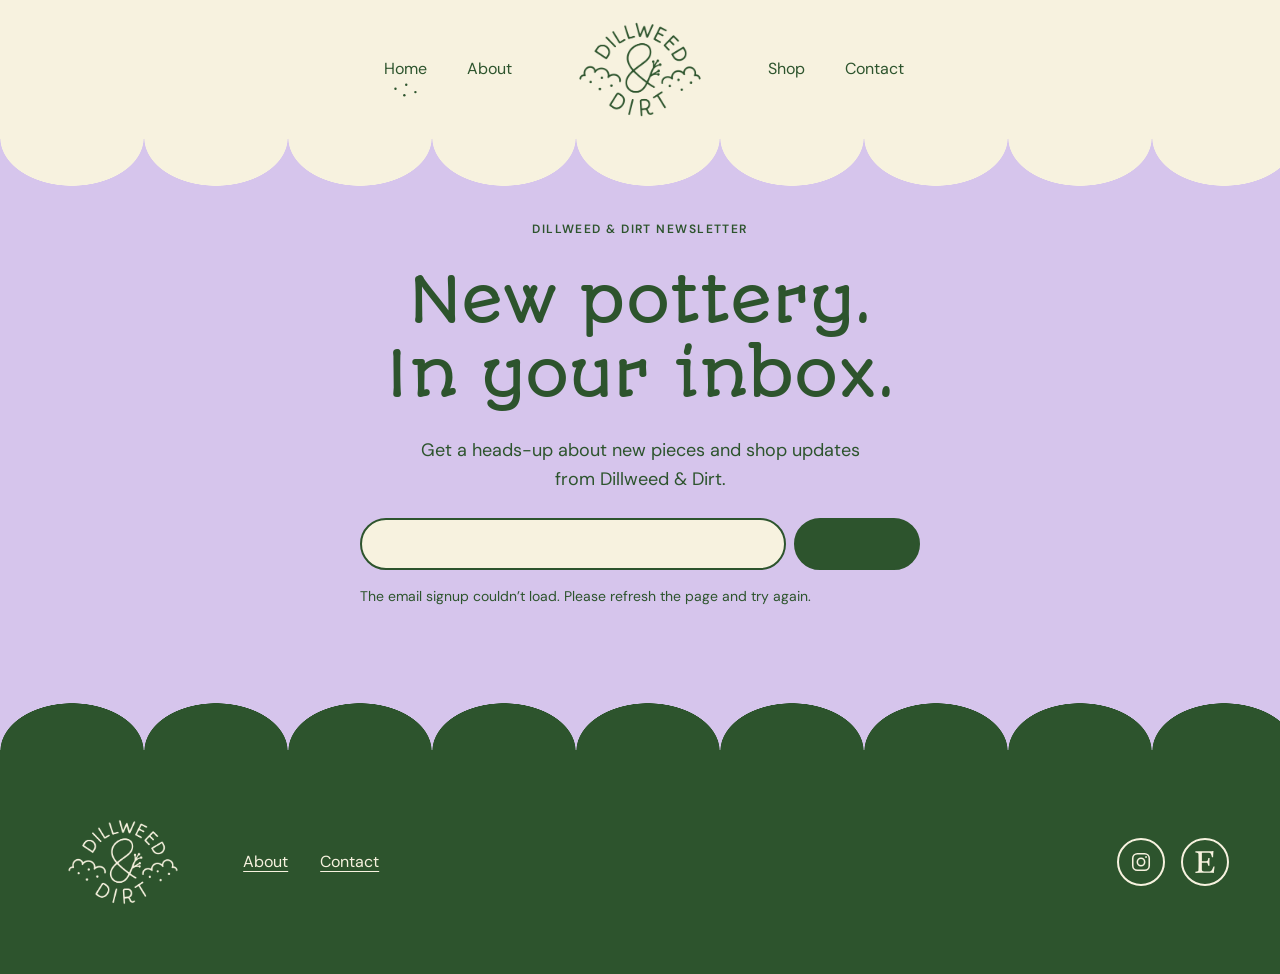
<file: index.html>
<!doctype html><html lang="en"><head><meta charset="utf-8"><meta name="robots" content="noindex, nofollow"><meta name="viewport" content="width=device-width,initial-scale=1"><meta name="description" content="Sign up for the Dillweed & Dirt newsletter for emails about new pottery and shop updates."><title>Pottery updates · Dillweed & Dirt</title><link rel="stylesheet" href="assets/site.css?v=newsletter-skeleton-v1"><script src="assets/klaviyo-init.js?v=newsletter-skeleton-v1"></script><script id="klaviyo-onsite" async type="text/javascript" src="https://static.klaviyo.com/onsite/js/VfNGDm/klaviyo.js?company_id=VfNGDm"></script></head><body><a class="skip" href="#main">Skip to content</a><div class="shell"><header><nav class="site-nav" aria-label="Main navigation"><div class="nav-group"><a href="index.html" aria-current="page">Home</a><a href="maker.html">About</a></div><a class="brand-logo" href="index.html"><img src="assets/dillweedlogos_2.png" alt="Dillweed & Dirt — home" width="800" height="533"></a><div class="nav-group"><a href="shop.html">Shop</a><a href="contact.html">Contact</a></div></nav></header><main id="main"><section class="home-hero home-signup" id="newsletter" aria-labelledby="hero-title"><p class="eyebrow">Dillweed & Dirt newsletter</p><h1 id="hero-title">New pottery.<br>In your inbox.</h1><p class="hero-description">Get a heads-up about new pieces and shop updates from Dillweed & Dirt.</p><div class="newsletter-embed" aria-busy="true"><div class="newsletter-skeleton" aria-hidden="true"><span class="newsletter-skeleton-email"></span><span class="newsletter-skeleton-button">Subscribe</span></div><div class="klaviyo-form-VphHay" inert></div><p class="newsletter-load-status newsletter-sr-only" role="status">Loading email signup…</p><noscript><p>Enable JavaScript to sign up for emails.</p></noscript></div></section></main><footer class="scallop-footer footer-compact"><div class="footer-side"><a href="index.html" class="brand-logo"><img src="assets/dillweedlogos_2.png" alt="Dillweed & Dirt — home" width="800" height="533" loading="lazy"></a><div class="footer-links"><a href="maker.html">About</a><a href="contact.html">Contact</a></div><div class="footer-socials" aria-label="Find Dillweed & Dirt"><a class="social-link" href="https://www.instagram.com/dillweedanddirt/" aria-label="Dillweed & Dirt on Instagram" title="Follow on Instagram"><svg viewBox="0 0 24 24" aria-hidden="true" focusable="false" fill="none" stroke="currentColor" stroke-width="1.7"><rect x="3" y="3" width="18" height="18" rx="5"></rect><circle cx="12" cy="12" r="4"></circle><circle cx="17.5" cy="6.5" r="1" fill="currentColor" stroke="none"></circle></svg></a><a class="social-link" href="https://www.etsy.com/shop/DillweedandDirt" aria-label="Dillweed & Dirt on Etsy" title="Shop on Etsy"><svg viewBox="0 0 24 24" aria-hidden="true" focusable="false" fill="currentColor"><path d="M8.559 2.445c0-.325.033-.52.59-.52h7.465c1.3 0 2.02 1.11 2.54 3.193l.42 1.666h1.27c.23-4.728.43-6.784.43-6.784s-3.196.36-5.09.36H6.635L1.521.196v1.37l1.725.326c1.21.24 1.5.496 1.6 1.606 0 0 .11 3.27.11 8.64 0 5.385-.09 8.61-.09 8.61 0 .973-.39 1.333-1.59 1.573l-1.722.33V24l5.13-.165h8.55c1.935 0 6.39.165 6.39.165.105-1.17.75-6.48.855-7.064h-1.2l-1.284 2.91c-1.005 2.28-2.476 2.445-4.11 2.445h-4.906c-1.63 0-2.415-.64-2.415-2.05V12.8s3.62 0 4.79.096c.912.064 1.463.325 1.76 1.598l.39 1.695h1.41l-.09-4.278.192-4.305h-1.391l-.45 1.89c-.283 1.244-.48 1.47-1.754 1.6-1.666.17-4.815.14-4.815.14V2.45h-.05z"/></svg></a></div></div></footer></div></body></html>
</file>
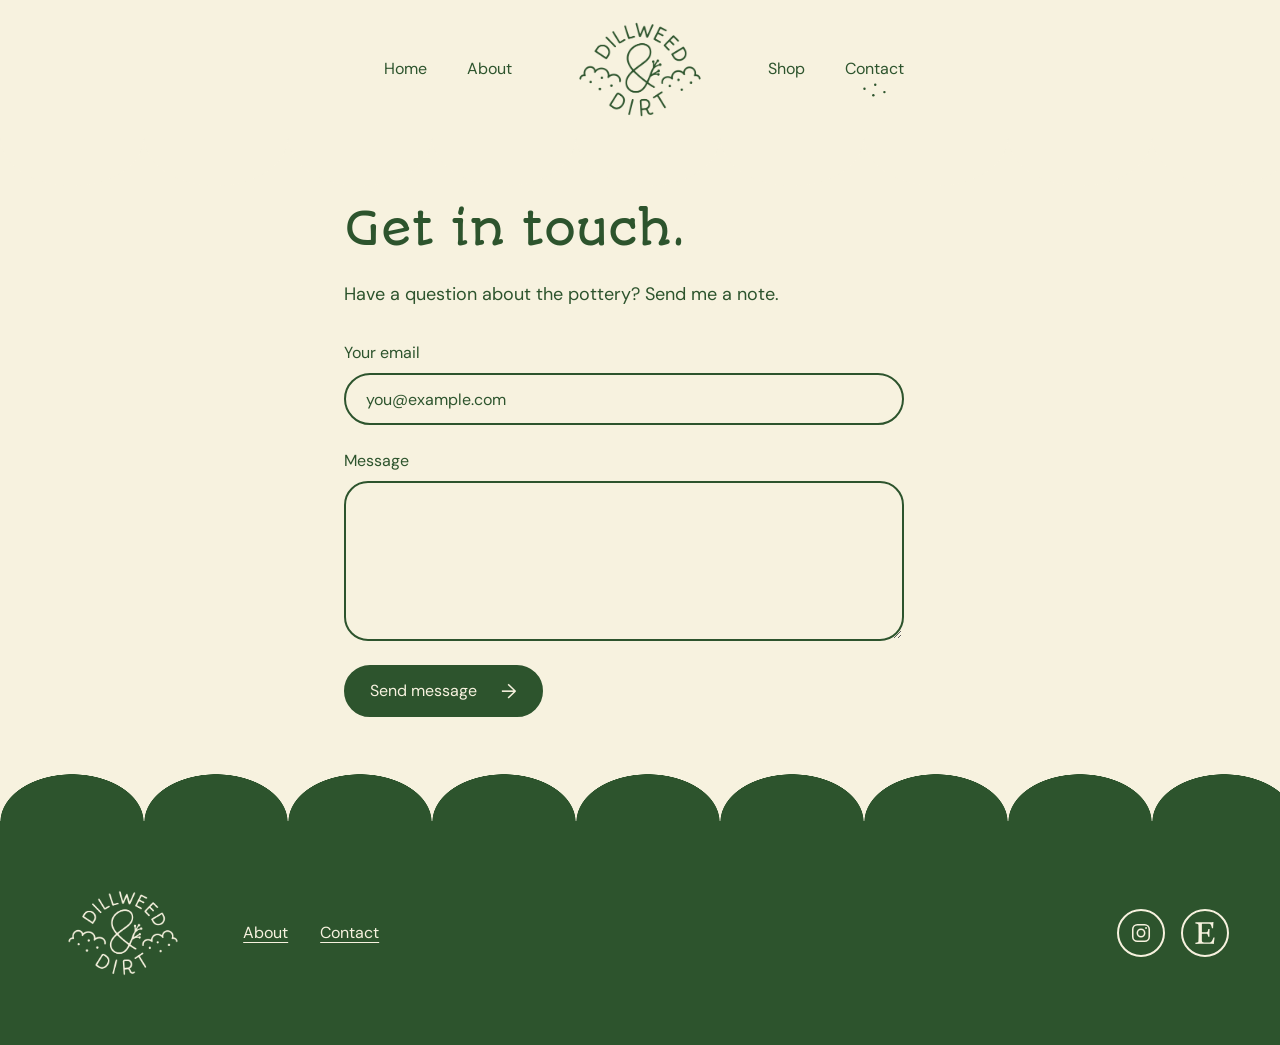
<file: contact.html>
<!doctype html><html lang="en"><head><meta charset="utf-8"><meta name="robots" content="noindex, nofollow"><meta name="viewport" content="width=device-width,initial-scale=1"><meta name="description" content="Send Erica a message about Dillweed & Dirt pottery."><title>Contact · Dillweed & Dirt</title><link rel="stylesheet" href="assets/site.css?v=bio-balance-contact-v1"></head><body><a class="skip" href="#main">Skip to content</a><div class="shell"><header><nav class="site-nav" aria-label="Main navigation"><div class="nav-group"><a href="index.html">Home</a><a href="maker.html">About</a></div><a class="brand-logo" href="index.html"><img src="assets/dillweedlogos_2.png" alt="Dillweed & Dirt — home" width="800" height="533"></a><div class="nav-group"><a href="shop.html">Shop</a><a href="contact.html" aria-current="page">Contact</a></div></nav></header><main id="main"><section class="contact-simple" aria-labelledby="contact-title"><h1 id="contact-title">Get in touch.</h1><p>Have a question about the pottery? Send me a note.</p><form class="contact-email-form" action="https://formsubmit.co/ericatmercer@gmail.com" method="POST"><input type="hidden" name="_subject" value="Dillweed & Dirt website message"><div hidden><input type="text" name="_honey" tabindex="-1" autocomplete="off" aria-label="Leave this field empty"></div><div class="contact-field"><label for="contact-email">Your email</label><input id="contact-email" name="email" type="email" autocomplete="email" inputmode="email" placeholder="you@example.com" maxlength="254" required></div><div class="contact-field"><label for="contact-message">Message</label><textarea id="contact-message" name="message" rows="5" maxlength="5000" required></textarea></div><button class="button" type="submit">Send message <span aria-hidden="true">→</span></button></form></section></main><footer class="scallop-footer footer-compact"><div class="footer-side"><a href="index.html" class="brand-logo"><img src="assets/dillweedlogos_2.png" alt="Dillweed & Dirt — home" width="800" height="533" loading="lazy"></a><div class="footer-links"><a href="maker.html">About</a><a href="contact.html">Contact</a></div><div class="footer-socials" aria-label="Find Dillweed & Dirt"><a class="social-link" href="https://www.instagram.com/dillweedanddirt/" aria-label="Dillweed & Dirt on Instagram" title="Follow on Instagram"><svg viewBox="0 0 24 24" aria-hidden="true" focusable="false" fill="none" stroke="currentColor" stroke-width="1.7"><rect x="3" y="3" width="18" height="18" rx="5"></rect><circle cx="12" cy="12" r="4"></circle><circle cx="17.5" cy="6.5" r="1" fill="currentColor" stroke="none"></circle></svg></a><a class="social-link" href="https://www.etsy.com/shop/DillweedandDirt" aria-label="Dillweed & Dirt on Etsy" title="Shop on Etsy"><svg viewBox="0 0 24 24" aria-hidden="true" focusable="false" fill="currentColor"><path d="M8.559 2.445c0-.325.033-.52.59-.52h7.465c1.3 0 2.02 1.11 2.54 3.193l.42 1.666h1.27c.23-4.728.43-6.784.43-6.784s-3.196.36-5.09.36H6.635L1.521.196v1.37l1.725.326c1.21.24 1.5.496 1.6 1.606 0 0 .11 3.27.11 8.64 0 5.385-.09 8.61-.09 8.61 0 .973-.39 1.333-1.59 1.573l-1.722.33V24l5.13-.165h8.55c1.935 0 6.39.165 6.39.165.105-1.17.75-6.48.855-7.064h-1.2l-1.284 2.91c-1.005 2.28-2.476 2.445-4.11 2.445h-4.906c-1.63 0-2.415-.64-2.415-2.05V12.8s3.62 0 4.79.096c.912.064 1.463.325 1.76 1.598l.39 1.695h1.41l-.09-4.278.192-4.305h-1.391l-.45 1.89c-.283 1.244-.48 1.47-1.754 1.6-1.666.17-4.815.14-4.815.14V2.45h-.05z"/></svg></a></div></div></footer></div></body></html>
</file>
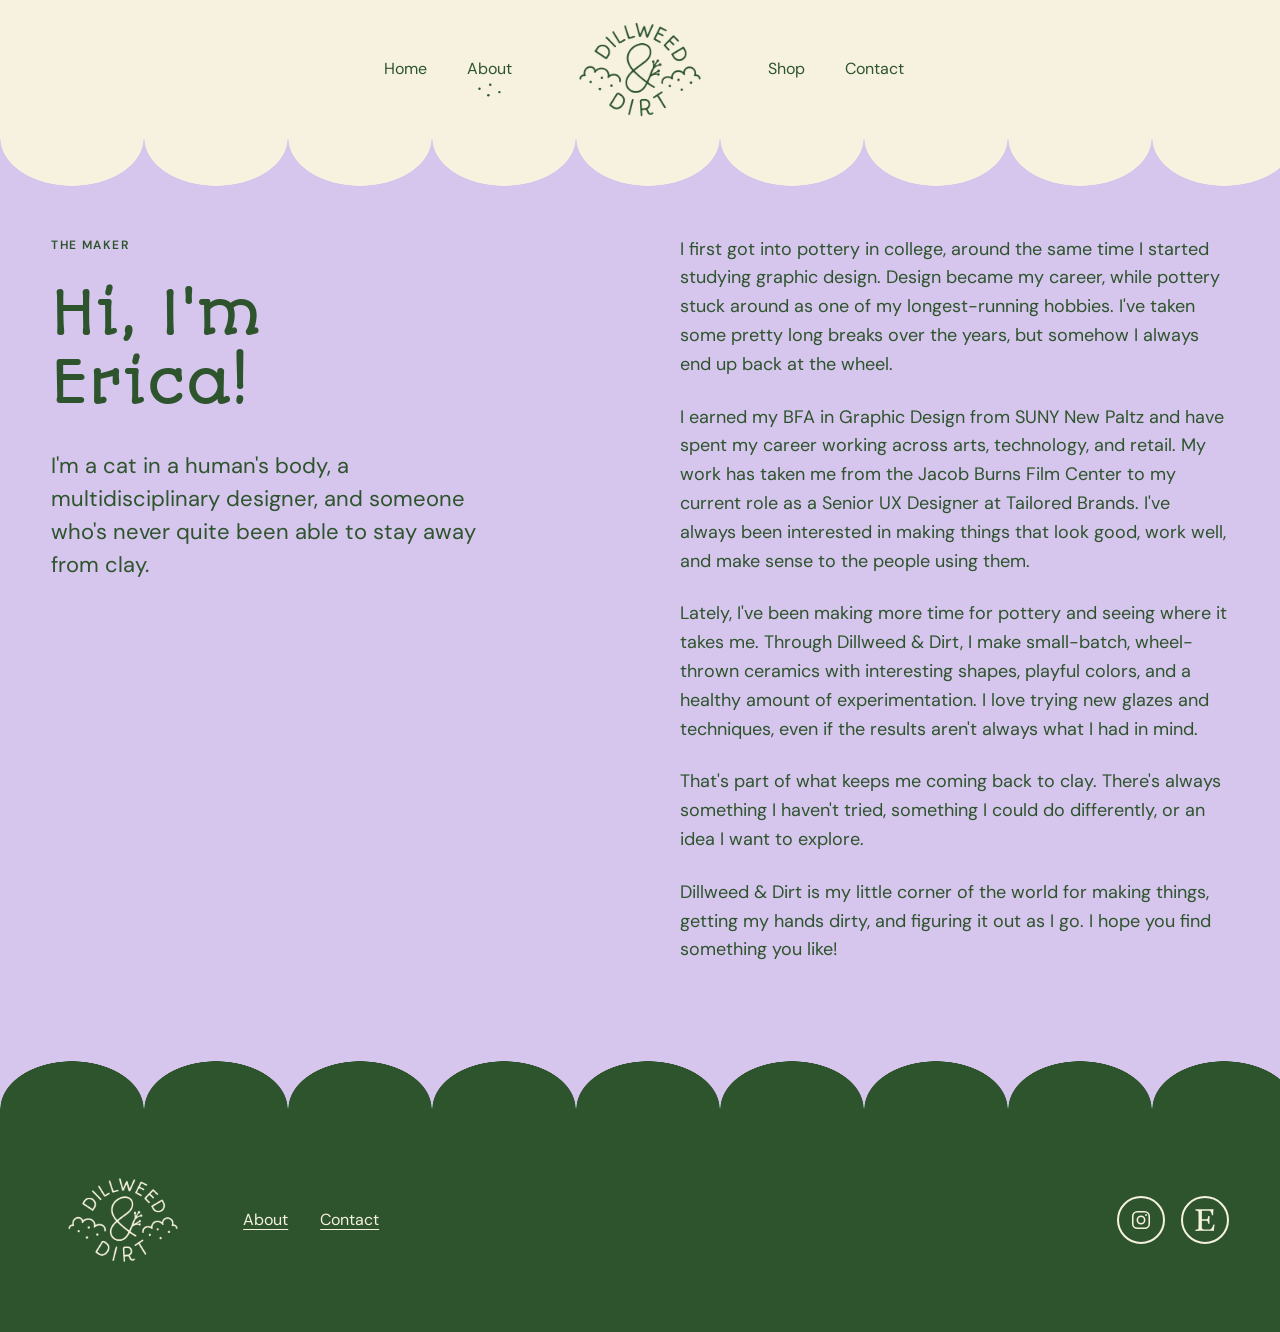
<file: maker.html>
<!doctype html><html lang="en"><head><meta charset="utf-8"><meta name="robots" content="noindex, nofollow"><meta name="viewport" content="width=device-width,initial-scale=1"><meta name="description" content="Meet Erica, the designer and potter behind Dillweed & Dirt’s small-batch, wheel-thrown ceramics."><title>Meet Erica · Dillweed & Dirt</title><link rel="stylesheet" href="assets/site.css?v=bio-balance-contact-v1"></head><body><a class="skip" href="#main">Skip to content</a><div class="shell"><header><nav class="site-nav" aria-label="Main navigation"><div class="nav-group"><a href="index.html">Home</a><a href="maker.html" aria-current="page">About</a></div><a class="brand-logo" href="index.html"><img src="assets/dillweedlogos_2.png" alt="Dillweed & Dirt — home" width="800" height="533"></a><div class="nav-group"><a href="shop.html">Shop</a><a href="contact.html">Contact</a></div></nav></header><main id="main"><section class="maker-intro" aria-labelledby="maker-title"><div class="maker-layout"><div class="maker-heading"><p class="eyebrow">The maker</p><h1 id="maker-title">Hi, I'm<br>Erica!</h1><p class="maker-lede" data-bio-paragraph>I'm a cat in a human's body, a multidisciplinary designer, and someone who's never quite been able to stay away from clay.</p></div><div class="maker-story"><p data-bio-paragraph>I first got into pottery in college, around the same time I started studying graphic design. Design became my career, while pottery stuck around as one of my longest-running hobbies. I've taken some pretty long breaks over the years, but somehow I always end up back at the wheel.</p><p data-bio-paragraph>I earned my BFA in Graphic Design from SUNY New Paltz and have spent my career working across arts, technology, and retail. My work has taken me from the Jacob Burns Film Center to my current role as a Senior UX Designer at Tailored Brands. I've always been interested in making things that look good, work well, and make sense to the people using them.</p><p data-bio-paragraph>Lately, I've been making more time for pottery and seeing where it takes me. Through Dillweed &amp; Dirt, I make small-batch, wheel-thrown ceramics with interesting shapes, playful colors, and a healthy amount of experimentation. I love trying new glazes and techniques, even if the results aren't always what I had in mind.</p><p data-bio-paragraph>That's part of what keeps me coming back to clay. There's always something I haven't tried, something I could do differently, or an idea I want to explore.</p><p data-bio-paragraph>Dillweed &amp; Dirt is my little corner of the world for making things, getting my hands dirty, and figuring it out as I go. I hope you find something you like!</p></div></div></section></main><footer class="scallop-footer footer-compact"><div class="footer-side"><a href="index.html" class="brand-logo"><img src="assets/dillweedlogos_2.png" alt="Dillweed & Dirt — home" width="800" height="533" loading="lazy"></a><div class="footer-links"><a href="maker.html">About</a><a href="contact.html">Contact</a></div><div class="footer-socials" aria-label="Find Dillweed & Dirt"><a class="social-link" href="https://www.instagram.com/dillweedanddirt/" aria-label="Dillweed & Dirt on Instagram" title="Follow on Instagram"><svg viewBox="0 0 24 24" aria-hidden="true" focusable="false" fill="none" stroke="currentColor" stroke-width="1.7"><rect x="3" y="3" width="18" height="18" rx="5"></rect><circle cx="12" cy="12" r="4"></circle><circle cx="17.5" cy="6.5" r="1" fill="currentColor" stroke="none"></circle></svg></a><a class="social-link" href="https://www.etsy.com/shop/DillweedandDirt" aria-label="Dillweed & Dirt on Etsy" title="Shop on Etsy"><svg viewBox="0 0 24 24" aria-hidden="true" focusable="false" fill="currentColor"><path d="M8.559 2.445c0-.325.033-.52.59-.52h7.465c1.3 0 2.02 1.11 2.54 3.193l.42 1.666h1.27c.23-4.728.43-6.784.43-6.784s-3.196.36-5.09.36H6.635L1.521.196v1.37l1.725.326c1.21.24 1.5.496 1.6 1.606 0 0 .11 3.27.11 8.64 0 5.385-.09 8.61-.09 8.61 0 .973-.39 1.333-1.59 1.573l-1.722.33V24l5.13-.165h8.55c1.935 0 6.39.165 6.39.165.105-1.17.75-6.48.855-7.064h-1.2l-1.284 2.91c-1.005 2.28-2.476 2.445-4.11 2.445h-4.906c-1.63 0-2.415-.64-2.415-2.05V12.8s3.62 0 4.79.096c.912.064 1.463.325 1.76 1.598l.39 1.695h1.41l-.09-4.278.192-4.305h-1.391l-.45 1.89c-.283 1.244-.48 1.47-1.754 1.6-1.666.17-4.815.14-4.815.14V2.45h-.05z"/></svg></a></div></div></footer></div></body></html>
</file>
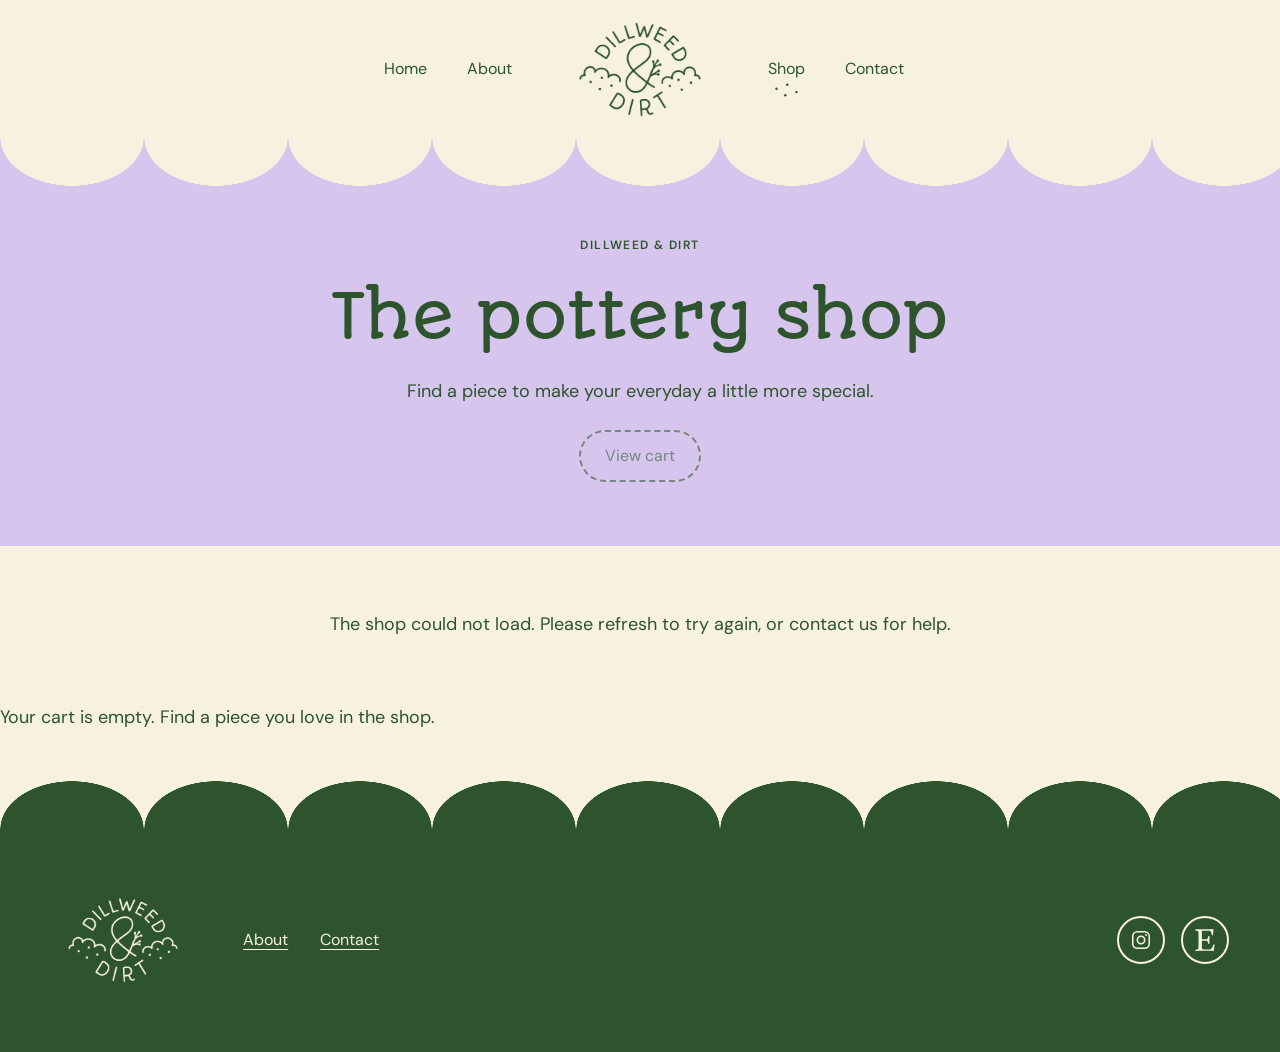
<file: shop.html>
<!doctype html><html lang="en"><head><meta charset="utf-8"><meta name="robots" content="noindex, nofollow"><meta name="viewport" content="width=device-width,initial-scale=1"><meta name="description" content="Shop pottery from Dillweed &amp; Dirt."><title>Shop pottery · Dillweed &amp; Dirt</title><link rel="stylesheet" href="assets/site.css?v=newsletter-skeleton-v1"><link rel="stylesheet" href="assets/shop.css"><script src="assets/shop.js" defer></script><script type="module" src="https://cdn.shopify.com/storefront/web-components.js" id="shopify-components"></script></head><body><a class="skip" href="#main">Skip to content</a><div class="shell"><header><nav class="site-nav" aria-label="Main navigation"><div class="nav-group"><a href="index.html">Home</a><a href="maker.html">About</a></div><a class="brand-logo" href="index.html"><img src="assets/dillweedlogos_2.png" alt="Dillweed & Dirt — home" width="800" height="533"></a><div class="nav-group"><a href="shop.html" aria-current="page">Shop</a><a href="contact.html">Contact</a></div></nav></header><main id="main" class="shop-main">
<section class="shop-heading" aria-labelledby="shop-title"><p class="eyebrow">Dillweed &amp; Dirt</p><h1 id="shop-title">The pottery shop</h1><p>Find a piece to make your everyday a little more special.</p><button class="button" id="open-cart" disabled>View cart</button></section>
<shopify-store store-domain="https://8cy7mc-3v.myshopify.com" country="US" language="en"></shopify-store>
<section class="shop-catalog" aria-label="Pottery collection">
<p id="shop-status" role="status">Loading the shop…</p>
<shopify-list-context id="products" type="product" query="products" first="12" sort-key="CREATED_AT" reverse-order>
<template><article class="shop-card">
<shopify-media query="product.selectedOrFirstAvailableVariant.image" width="600" height="600"></shopify-media>
<h2><shopify-data query="product.title"></shopify-data></h2>
<shopify-money query="product.selectedOrFirstAvailableVariant.price"></shopify-money>
<div class="shop-description"><shopify-data query="product.description"></shopify-data></div>
<shopify-variant-selector></shopify-variant-selector>
<button class="button" onclick="document.getElementById('cart').addLine(event).showModal()" shopify-attr--disabled="!product.selectedOrFirstAvailableVariant.availableForSale"><shopify-data query="product.selectedOrFirstAvailableVariant.availableForSale ? 'Add to cart' : 'Sold out'"></shopify-data></button>
</article></template>
</shopify-list-context>
<nav class="shop-pagination" aria-label="Shop pages" hidden><button class="button secondary" id="previous-page" disabled>Previous</button><button class="button secondary" id="next-page" disabled>Next</button></nav>
<noscript><p>Enable JavaScript to browse the shop and use the cart. You can <a href="contact.html">contact us</a> for help.</p></noscript>
</section>
<shopify-cart id="cart"><p slot="empty">Your cart is empty. Find a piece you love in the shop.</p></shopify-cart>
</main><footer class="scallop-footer footer-compact"><div class="footer-side"><a href="index.html" class="brand-logo"><img src="assets/dillweedlogos_2.png" alt="Dillweed & Dirt — home" width="800" height="533" loading="lazy"></a><div class="footer-links"><a href="maker.html">About</a><a href="contact.html">Contact</a></div><div class="footer-socials" aria-label="Find Dillweed & Dirt"><a class="social-link" href="https://www.instagram.com/dillweedanddirt/" aria-label="Dillweed & Dirt on Instagram" title="Follow on Instagram"><svg viewBox="0 0 24 24" aria-hidden="true" focusable="false" fill="none" stroke="currentColor" stroke-width="1.7"><rect x="3" y="3" width="18" height="18" rx="5"></rect><circle cx="12" cy="12" r="4"></circle><circle cx="17.5" cy="6.5" r="1" fill="currentColor" stroke="none"></circle></svg></a><a class="social-link" href="https://www.etsy.com/shop/DillweedandDirt" aria-label="Dillweed & Dirt on Etsy" title="Shop on Etsy"><svg viewBox="0 0 24 24" aria-hidden="true" focusable="false" fill="currentColor"><path d="M8.559 2.445c0-.325.033-.52.59-.52h7.465c1.3 0 2.02 1.11 2.54 3.193l.42 1.666h1.27c.23-4.728.43-6.784.43-6.784s-3.196.36-5.09.36H6.635L1.521.196v1.37l1.725.326c1.21.24 1.5.496 1.6 1.606 0 0 .11 3.27.11 8.64 0 5.385-.09 8.61-.09 8.61 0 .973-.39 1.333-1.59 1.573l-1.722.33V24l5.13-.165h8.55c1.935 0 6.39.165 6.39.165.105-1.17.75-6.48.855-7.064h-1.2l-1.284 2.91c-1.005 2.28-2.476 2.445-4.11 2.445h-4.906c-1.63 0-2.415-.64-2.415-2.05V12.8s3.62 0 4.79.096c.912.064 1.463.325 1.76 1.598l.39 1.695h1.41l-.09-4.278.192-4.305h-1.391l-.45 1.89c-.283 1.244-.48 1.47-1.754 1.6-1.666.17-4.815.14-4.815.14V2.45h-.05z"/></svg></a></div></div></footer></div></body></html>
</file>
<file: assets/site.css>
@import url('tokens.css?v=eyebrow-v1');
:root{--ink:#191f1a;--dill:#2d542d;--dill-dark:#203d20;--lilac:#d6c5ec;--paper:#f7f2df;--text:var(--dill);--action:var(--dill);--action-hover:var(--dill-dark);--focus:var(--dill);--line:1px solid var(--dill);--display-size:clamp(2.5rem,1.5rem + 3vw,4rem);--display-leading:1.2;--page-gutter:clamp(24px,4vw,64px);--content-width:1280px;--section-space:96px;--stroke-control:2px;--radius-pill:999px;--scallop-pitch:144px;--scallop-header-depth:48px;--scallop-footer-depth:48px;--nav-logo-width:160px;--active-marker-width:calc(var(--nav-logo-width)*.15);--active-marker-height:calc(var(--nav-logo-width)*.09);--control-height:52px}
body{background:var(--paper);color:var(--dill)}.shell{width:100%}.skip{position:absolute;top:-100px;left:24px;background:var(--paper);padding:16px;z-index:20}.skip:focus{top:8px}header{position:relative;z-index:1;width:100%;padding:16px var(--page-gutter);border:0;background:var(--paper)}header::after{content:'';position:absolute;left:0;right:0;top:calc(100% - 1px);height:var(--scallop-header-depth);background:radial-gradient(ellipse calc(var(--scallop-pitch)/2) var(--scallop-header-depth) at calc(var(--scallop-pitch)/2) 0,var(--paper) 99%,transparent 100%) 0 0/var(--scallop-pitch) var(--scallop-header-depth) repeat-x;pointer-events:none}.site-nav{display:grid;grid-template-columns:1fr auto 1fr;align-items:center;gap:48px;width:100%;max-width:var(--content-width);margin:auto}.nav-group{display:flex;align-items:center;gap:40px}.nav-group:first-child{justify-content:flex-end}.nav-group:last-child{justify-content:flex-start}.nav-group a{position:relative;display:flex;align-items:center;min-height:48px;text-decoration:none;color:var(--dill)}.nav-group a:hover{color:var(--dill-dark)}.nav-group a[aria-current=page]::after{content:'';position:absolute;left:50%;bottom:-4px;transform:translateX(-50%);width:var(--active-marker-width);height:var(--active-marker-height);background:currentColor;-webkit-mask:url('brand-dots.svg') center/contain no-repeat;mask:url('brand-dots.svg') center/contain no-repeat;pointer-events:none}.brand-logo{display:inline-block;line-height:0;flex-shrink:0;border-radius:8px}.brand-logo img{display:block;width:160px;height:auto}.eyebrow,.label{font:var(--eyebrow-weight) var(--eyebrow-size)/var(--eyebrow-leading) var(--font-copy);letter-spacing:var(--eyebrow-tracking);text-transform:uppercase;color:inherit;margin:0}.flow{display:grid;gap:24px;align-content:start;justify-items:start}.flow p{margin:0;max-width:48ch}.home-hero{padding:64px 24px 80px;background:var(--lilac);display:grid;justify-items:center;text-align:center;gap:24px;border-bottom:var(--line)}.home-hero h1{color:var(--dill);max-width:18ch}.home-hero>p:not(.label){max-width:38ch}.home-hero .button{margin-top:8px}.home-shop,.home-maker,.shop-destination{display:grid;grid-template-columns:1fr 1fr;align-items:center;gap:64px;padding:var(--section-space) max(var(--page-gutter),calc((100% - var(--content-width))/2))}.home-shop{background:var(--dill);color:var(--paper)}.home-shop .label,.home-maker .label{margin-bottom:24px}.home-shop .button{border-color:var(--paper)}.home-shop .button:focus-visible{outline-color:var(--paper)}.home-maker h2,.shop-destination h2{color:var(--dill)}.home-maker{padding-bottom:calc(var(--section-space) + 24px)}.text-link{color:var(--dill);font-size:16px;text-underline-offset:6px;display:inline-flex;align-items:center;gap:16px;min-height:48px}.button{display:inline-flex;align-items:center;justify-content:center;gap:24px;min-height:52px;padding:12px 24px;border:var(--stroke-control) solid var(--dill);border-radius:var(--radius-pill);background:var(--dill);color:var(--paper);font:400 16px/1.5 var(--font-copy);text-decoration:none}.button:hover{background:var(--dill-dark);border-color:var(--dill-dark)}.button span{font-size:20px;line-height:1}.button:disabled{background:transparent;color:var(--dill);border-style:dashed;cursor:not-allowed}.page-intro{padding:64px var(--page-gutter);background:var(--lilac);border-bottom:var(--line);display:grid;gap:24px;justify-items:start}.page-intro h1{color:var(--dill);max-width:20ch}.page-intro p{max-width:50ch}.shop-destination{padding-bottom:calc(var(--section-space) + 24px)}.shop-brand{padding:32px;background:var(--paper);border:var(--line);border-radius:16px}.shop-brand img{display:block;width:100%;height:auto}.small-copy{font-size:14px}.split{display:grid;grid-template-columns:1fr 1fr}.split>div{padding:64px var(--page-gutter);min-width:0}.split>div:first-child{border-right:var(--line)}.split h2{color:var(--dill)}.contact-page>.flow{align-self:stretch}.contact-page .newsletter-panel{background:var(--lilac)}.contact-page{padding-bottom:24px}.contact-page form{width:100%}.contact-form{max-width:560px}.field{width:100%}.field input,.field textarea{background:transparent;border:var(--line);border-radius:8px}.field textarea{resize:vertical}.error,.status-message{font-size:14px}.status-message{min-height:24px}.scallop-footer{position:relative;isolation:isolate;display:flex;align-items:center;justify-content:space-between;gap:32px;padding:48px var(--page-gutter);background:var(--dill);color:var(--paper);width:100%}.scallop-footer::before{content:'';position:absolute;left:0;right:0;top:calc(1px - var(--scallop-footer-depth));height:var(--scallop-footer-depth);background:radial-gradient(ellipse calc(var(--scallop-pitch)/2) var(--scallop-footer-depth) at calc(var(--scallop-pitch)/2) var(--scallop-footer-depth),var(--dill) 99%,transparent 100%) 0 0/var(--scallop-pitch) var(--scallop-footer-depth) repeat-x;pointer-events:none}.scallop-footer .brand-logo{position:relative;background:none;padding:0;border-radius:0}.scallop-footer .brand-logo::before{content:'';position:absolute;inset:0;background:var(--paper);-webkit-mask:url('dillweedlogos_2.png') center/contain no-repeat;mask:url('dillweedlogos_2.png') center/contain no-repeat;pointer-events:none}.scallop-footer .brand-logo img{opacity:0}.scallop-footer .brand-logo img{width:144px}.scallop-footer a:focus-visible{outline-color:var(--paper)}.footer-links{display:flex;gap:32px;flex-wrap:wrap}.footer-links a{font-size:16px}[hidden]{display:none!important}
@media(max-width:900px){:root{--section-space:64px}.site-nav{gap:32px}.nav-group{gap:24px}.home-shop,.home-maker,.shop-destination{gap:32px}.split>div{padding:48px 24px}}
@media(max-width:640px){:root{--section-space:48px}.site-nav{display:flex;flex-wrap:wrap;justify-content:center;gap:0 24px}.site-nav>.brand-logo{order:-1;width:100%;display:flex;justify-content:center;margin-bottom:8px}.brand-logo img{width:128px}.nav-group{gap:24px}.home-hero{padding:48px 24px 64px;gap:24px}.home-hero h1{font-size:40px}.home-shop,.home-maker,.shop-destination,.split{grid-template-columns:1fr;gap:32px}.home-shop,.home-maker,.shop-destination{padding-inline:24px}.home-maker,.shop-destination{padding-bottom:72px}.split{gap:0}.split>div{padding:48px 24px}.split>div:first-child{border-right:0;border-bottom:var(--line)}.page-intro{padding:48px 24px}.page-intro h1{font-size:40px}.scallop-footer{align-items:start;flex-direction:column;padding:40px 24px;gap:32px}.scallop-footer .brand-logo img{width:128px}.footer-links{gap:24px}.button{min-height:48px;gap:16px}}

/* Homepage hierarchy: one hero, one primary action, a quiet maker introduction. */
.home-hero{display:flex;flex-direction:column;align-items:center;justify-content:center;gap:24px;padding:80px 24px 96px;background:var(--lilac);text-align:center;border:0}.home-hero h1{max-width:18ch}.hero-description{max-width:38ch;font-size:18px}.home-hero .button{margin-top:8px}.home-maker{display:grid;grid-template-columns:minmax(0,1fr) minmax(0,1fr);align-items:start;gap:64px;max-width:1120px;margin:auto;padding:64px var(--page-gutter) 112px}.home-maker h2{font:400 24px/1.4 var(--font-brand);max-width:24ch}.home-maker .flow{gap:16px}.home-maker p{font-size:16px;max-width:42ch}.home-maker .text-link{font-size:16px}.shop-brand{background:var(--lilac)}
@media(max-width:640px){.home-hero{padding:48px 24px 64px;gap:24px}.home-maker{grid-template-columns:1fr;gap:24px;padding:48px 24px 96px}.home-maker h2{font-size:22px}.scallop-footer{padding-top:32px}}
/* Newsletter is the primary destination; the shop lives on Etsy. */
html{scroll-behavior:smooth}#newsletter{scroll-margin-top:32px}.scallop-footer{display:grid;grid-template-columns:minmax(0,1.4fr) minmax(0,1fr);align-items:start;gap:80px;padding-block:64px}.footer-newsletter{background:var(--paper);color:var(--dill);border-radius:24px;padding:32px;max-width:640px;display:grid;gap:16px}.footer-newsletter h2{font:400 28px/1.35 var(--font-brand);max-width:20ch}.footer-newsletter>p{font-size:16px;max-width:48ch}.newsletter-form{display:grid;gap:8px;margin-top:8px}.newsletter-form label{font-size:14px}.newsletter-row{display:flex;gap:8px}.newsletter-row input{min-width:0;flex:1;width:100%;min-height:52px;padding:12px 16px;background:var(--paper);border:var(--line);border-radius:var(--radius-pill);font-size:16px}.newsletter-row .button{gap:16px;white-space:nowrap}.newsletter-form small{font-size:13px;max-width:50ch}.newsletter-form .status-message:empty{display:none}.footer-side{display:grid;justify-items:start;gap:32px}.footer-side .footer-links{display:grid;gap:16px}.footer-newsletter :focus-visible{outline-color:var(--dill)}
@media(max-width:900px){.scallop-footer{gap:40px}.newsletter-row{flex-direction:column;align-items:stretch}.newsletter-row input{flex:auto}}
@media(max-width:640px){.scallop-footer{grid-template-columns:1fr;gap:40px;padding-block:40px}.footer-newsletter{padding:24px;border-radius:16px}.footer-newsletter h2{font-size:24px}.footer-side{grid-template-columns:auto 1fr;align-items:center;gap:24px}.footer-side .footer-links{gap:8px}.newsletter-row{gap:12px}.newsletter-row .button{width:100%}}
@media(prefers-reduced-motion:reduce){html{scroll-behavior:auto}}

.footer-socials{display:flex;align-items:center;gap:16px}.social-link{display:inline-flex;align-items:center;justify-content:center;width:48px;height:48px;border:var(--stroke-control) solid var(--paper);border-radius:50%;color:var(--paper);text-decoration:none}.social-link svg{width:22px;height:22px;display:block}.social-link:hover{background:var(--paper);color:var(--dill)}.social-link:focus-visible{outline:3px solid var(--paper);outline-offset:4px}@media(max-width:640px){.footer-socials{grid-column:1/-1}}

/* One exposed signup on Home; the footer stays focused on navigation. */
.home-signup .hero-description{max-width:46ch}.home-signup .newsletter-form{width:100%;max-width:560px;gap:8px;margin-top:8px;text-align:left}.home-signup .newsletter-row{gap:8px}.home-signup .newsletter-row .button{margin:0}.home-signup .newsletter-form small{font-size:13px}.home-signup .status-message:empty{display:none}.footer-compact{grid-template-columns:1fr}.footer-compact .footer-side{width:100%;max-width:1280px;margin:auto;grid-template-columns:auto 1fr auto;align-items:center;gap:48px}.footer-compact .footer-links{display:flex;justify-content:center;gap:32px}.footer-compact .footer-socials{grid-column:auto}
@media(max-width:640px){.home-signup .newsletter-row{gap:12px}.footer-compact .footer-side{grid-template-columns:auto 1fr;gap:24px}.footer-compact .footer-links{display:grid;justify-content:start;gap:16px}.footer-compact .footer-socials{grid-column:1/-1}}
/* Klaviyo owns the email controls and submission; our layout frames the embed. */
.newsletter-embed{width:100%;min-width:0;min-height:136px}.home-signup .newsletter-embed{max-width:560px;text-align:left;margin-top:8px}.newsletter-load-status,.newsletter-embed noscript p{font-size:14px;line-height:1.5;margin-top:16px}

/* Scoped Klaviyo presentation adapter: preserve its submission/consent behavior. */
.klaviyo-form-VphHay{width:100%;min-width:0}.klaviyo-form-VphHay form{width:100%!important;max-width:100%!important;min-height:0!important;margin:0!important;padding:0!important;background:transparent!important;border:0!important;border-radius:0!important;box-shadow:none!important}.klaviyo-form-VphHay [data-dd-duplicate-heading]{display:none!important}.klaviyo-form-VphHay [data-testid="form-row"]{gap:8px!important;flex-wrap:wrap!important;align-items:flex-end!important}.klaviyo-form-VphHay [data-testid="form-component"]{min-width:0!important}.klaviyo-form-VphHay [data-testid="form-component"]:has(input[type="email"]){flex:1 1 240px!important;padding:0!important}.klaviyo-form-VphHay [data-testid="form-component"]:has(button){padding:0!important;flex:0 0 auto!important;align-self:flex-end!important;min-height:0!important}.klaviyo-form-VphHay input[type="email"]{box-sizing:border-box!important;max-height:var(--control-height)!important;width:100%!important;min-width:0!important;height:var(--control-height)!important;min-height:var(--control-height)!important;padding:12px 20px!important;border:var(--stroke-control) solid var(--dill)!important;border-radius:var(--radius-pill)!important;background:var(--paper)!important;color:var(--dill)!important;font:400 16px/1.5 var(--font-copy)!important;box-shadow:none!important}.klaviyo-form-VphHay input[type="email"]::placeholder{color:var(--dill)!important;opacity:1}.klaviyo-form-VphHay label{font:400 14px/1.5 var(--font-copy)!important;color:var(--dill)!important}.klaviyo-form-VphHay button:not([aria-label*="Close"]){box-sizing:border-box!important;height:var(--control-height)!important;min-height:var(--control-height)!important;max-height:var(--control-height)!important;align-self:center!important;display:inline-flex!important;align-items:center!important;justify-content:center!important;padding:12px 24px!important;border:var(--stroke-control) solid var(--dill)!important;border-radius:var(--radius-pill)!important;background:var(--dill)!important;color:var(--paper)!important;font:400 16px/1.5 var(--font-copy)!important;box-shadow:none!important}.klaviyo-form-VphHay button:not([aria-label*="Close"]):hover{background:var(--dill-dark)!important;border-color:var(--dill-dark)!important}.klaviyo-form-VphHay button span{font-family:inherit!important;font-size:inherit!important;font-weight:inherit!important;color:inherit!important}.klaviyo-form-VphHay :is(input,button):focus-visible{outline:3px solid var(--dill)!important;outline-offset:3px!important}.klaviyo-form-VphHay p{max-width:none;font:400 14px/1.5 var(--font-copy);color:var(--dill)}.home-signup .newsletter-embed{max-width:560px;margin-top:0}.home-signup{row-gap:24px}
@media(max-width:640px){.klaviyo-form-VphHay [data-testid="form-row"]{gap:12px!important}.klaviyo-form-VphHay [data-testid="form-component"]:has(button){flex:1 1 100%!important}.klaviyo-form-VphHay button:not([aria-label*="Close"]){width:100%!important}}

/* Quiet contact page and identical compact footer on every page. */
.contact-simple{padding:80px 24px 128px;max-width:736px;margin:auto;display:grid;gap:24px;justify-items:start}.contact-simple h1{color:var(--dill)}.contact-simple>p{max-width:48ch}.contact-actions{display:grid;gap:8px;justify-items:start;margin-top:8px}.contact-actions .text-link{padding-left:24px}@media(max-width:640px){.contact-simple{padding:48px 24px 96px}.contact-simple h1{font-size:40px}.contact-actions{width:100%}.contact-actions .button{max-width:100%;text-align:center}}

/* Provider confirmation: a single, aligned brand message, not a second signup. */
.klaviyo-form-VphHay.newsletter-confirmation{padding:16px 0;background:transparent;border:0;border-radius:0;text-align:center}.klaviyo-form-VphHay.newsletter-confirmation [data-testid="form-row"]{display:block!important;width:100%!important;margin:0!important;padding:0!important}.klaviyo-form-VphHay.newsletter-confirmation [data-testid="form-component"]{display:block!important;width:100%!important;max-width:none!important;flex:none!important;padding:8px 0!important;margin:0!important}.klaviyo-form-VphHay.newsletter-confirmation [id^="rich-text"]{width:100%!important;max-width:none!important}.klaviyo-form-VphHay.newsletter-confirmation :is(p,span,h1,h2,h3,h4){color:var(--dill)!important;font-family:var(--font-copy)!important;font-size:16px!important;font-weight:400!important;line-height:1.6!important;letter-spacing:0!important;text-align:center!important;max-width:none!important;margin:0!important}.klaviyo-form-VphHay.newsletter-confirmation [data-dd-confirmation-title],.klaviyo-form-VphHay.newsletter-confirmation [data-dd-confirmation-title] *{font-family:var(--font-brand)!important;font-size:24px!important;font-weight:400!important;line-height:1.4!important;color:var(--dill)!important;text-align:center!important}.home-signup:has(.newsletter-confirmation) h1{font-size:40px;line-height:1.25}.home-signup:has(.newsletter-confirmation)>.hero-description{display:none}.home-signup:has(.newsletter-confirmation) .newsletter-embed{min-height:0}
@media(max-width:640px){.klaviyo-form-VphHay.newsletter-confirmation{padding:8px 0}.klaviyo-form-VphHay.newsletter-confirmation [data-dd-confirmation-title],.klaviyo-form-VphHay.newsletter-confirmation [data-dd-confirmation-title] *{font-size:22px!important}.home-signup:has(.newsletter-confirmation) h1{font-size:32px}}

/* The check belongs to the confirmation heading, not to a separate block. */
.klaviyo-form-VphHay.newsletter-confirmation [data-dd-confirmation-heading]{display:flex!important;align-items:center!important;justify-content:center!important;gap:12px!important;padding:0!important}.klaviyo-form-VphHay.newsletter-confirmation [data-dd-confirmation-heading]::before{content:'';display:block;flex:0 0 32px;width:32px;height:32px;background:var(--dill);-webkit-mask:url("data:image/svg+xml,%3Csvg%20xmlns%3D%22http%3A%2F%2Fwww.w3.org%2F2000%2Fsvg%22%20viewBox%3D%220%200%2040%2040%22%3E%3Cdefs%3E%3Cmask%20id%3D%22cut%22%20maskUnits%3D%22userSpaceOnUse%22%20x%3D%220%22%20y%3D%220%22%20width%3D%2240%22%20height%3D%2240%22%3E%3Ccircle%20cx%3D%2220%22%20cy%3D%2220%22%20r%3D%2219%22%20fill%3D%22white%22%2F%3E%3Cpath%20d%3D%22m12%2020%206%206%2011-12%22%20fill%3D%22none%22%20stroke%3D%22black%22%20stroke-width%3D%223%22%20stroke-linecap%3D%22round%22%20stroke-linejoin%3D%22round%22%2F%3E%3C%2Fmask%3E%3C%2Fdefs%3E%3Ccircle%20cx%3D%2220%22%20cy%3D%2220%22%20r%3D%2219%22%20fill%3D%22black%22%20mask%3D%22url%28%23cut%29%22%2F%3E%3C%2Fsvg%3E") center/contain no-repeat;mask:url("data:image/svg+xml,%3Csvg%20xmlns%3D%22http%3A%2F%2Fwww.w3.org%2F2000%2Fsvg%22%20viewBox%3D%220%200%2040%2040%22%3E%3Cdefs%3E%3Cmask%20id%3D%22cut%22%20maskUnits%3D%22userSpaceOnUse%22%20x%3D%220%22%20y%3D%220%22%20width%3D%2240%22%20height%3D%2240%22%3E%3Ccircle%20cx%3D%2220%22%20cy%3D%2220%22%20r%3D%2219%22%20fill%3D%22white%22%2F%3E%3Cpath%20d%3D%22m12%2020%206%206%2011-12%22%20fill%3D%22none%22%20stroke%3D%22black%22%20stroke-width%3D%223%22%20stroke-linecap%3D%22round%22%20stroke-linejoin%3D%22round%22%2F%3E%3C%2Fmask%3E%3C%2Fdefs%3E%3Ccircle%20cx%3D%2220%22%20cy%3D%2220%22%20r%3D%2219%22%20fill%3D%22black%22%20mask%3D%22url%28%23cut%29%22%2F%3E%3C%2Fsvg%3E") center/contain no-repeat}.klaviyo-form-VphHay.newsletter-confirmation [data-testid="form-component"]:has([data-dd-confirmation-heading]){padding:0!important}.klaviyo-form-VphHay.newsletter-confirmation form{min-height:0!important;gap:0!important}.home-signup:has(.newsletter-confirmation){row-gap:24px}.home-signup:has(.newsletter-confirmation) h1{font-size:32px;line-height:1.25}
@media(max-width:640px){.klaviyo-form-VphHay.newsletter-confirmation [data-dd-confirmation-heading]{gap:8px!important}.klaviyo-form-VphHay.newsletter-confirmation [data-dd-confirmation-heading]::before{flex-basis:28px;width:28px;height:28px}.home-signup:has(.newsletter-confirmation) h1{font-size:28px}}

/* One cohesive maker introduction: headline left, editable story copy right. */
.maker-intro{padding:96px var(--page-gutter) 144px;background:var(--lilac);color:var(--dill)}.maker-layout{max-width:1280px;margin-inline:auto;display:grid;grid-template-columns:minmax(0,1.15fr) minmax(0,1fr);align-items:center;gap:96px}.maker-heading{display:grid;gap:24px;align-content:start}.maker-heading h1{font-size:clamp(40px,4.5vw,64px);line-height:1.2;max-width:16ch}.maker-story p{font-size:18px;line-height:1.6;max-width:42ch;margin:0}
@media(max-width:1000px){.maker-layout{gap:48px;grid-template-columns:minmax(0,1.1fr) minmax(0,1fr)}.maker-intro{padding-block:80px 128px}}
@media(max-width:700px){.maker-layout{grid-template-columns:1fr;gap:32px}.maker-intro{padding:48px 24px 104px}.maker-heading{gap:24px}.maker-heading h1{font-size:40px}.maker-story p{max-width:42ch}}

/* Fill short viewports without adding a strip below the footer. */
.shell{min-height:100vh;min-height:100dvh;display:flex;flex-direction:column}.shell>header,.shell>footer{flex-shrink:0}.shell>main{display:flex;flex-direction:column;flex:1 0 auto}.shell>main>section:only-child{flex:1 0 auto}.contact-simple{width:100%;align-content:start}

/* Owner-supplied biography: readable paragraphs with a steady left heading. */
.maker-layout{align-items:start}.maker-heading{position:sticky;top:48px}.maker-story{display:grid;gap:24px;min-width:0}.maker-story p{max-width:58ch}
@media(max-width:700px){.maker-heading{position:static}.maker-story{gap:24px}.maker-story p{max-width:none}}

/* Rounded header edge uses the footer curve proportions; keep content clear. */
@media(max-width:700px){.home-hero.home-signup{padding-top:80px}.maker-intro{padding-top:80px}}

/* Contact uses the same email-field and button language as the newsletter. */
.contact-email-form{width:100%;max-width:560px;display:grid;gap:24px;justify-items:start;margin-top:8px}.contact-field{width:100%;display:grid;gap:8px}.contact-field label{font:400 16px/1.5 var(--font-copy)}.contact-field input,.contact-field textarea{width:100%;box-sizing:border-box;font:400 16px/1.5 var(--font-copy);color:var(--dill);background:var(--paper);border:var(--stroke-control) solid var(--dill);padding:12px 20px}.contact-field input{height:var(--control-height);border-radius:var(--radius-pill)}.contact-field input::placeholder{color:var(--dill);opacity:1}.contact-field textarea{min-height:160px;border-radius:24px;resize:vertical;padding:16px 20px}.contact-field :is(input,textarea):focus-visible{outline:3px solid var(--dill);outline-offset:3px}.contact-simple h1{font-size:clamp(40px,3.5vw,48px)}.contact-simple{max-width:640px;padding-block:64px 104px}.contact-email-form .button{min-height:var(--control-height)}
@media(max-width:640px){.contact-simple{padding-block:48px 96px}.contact-email-form .button{width:100%}}

/* Match the logo's actual four-dot placement at the logo's rendered scale. */
.site-nav .brand-logo img{width:var(--nav-logo-width)}.maker-layout{grid-template-columns:minmax(0,1fr) minmax(0,1fr);gap:80px}.maker-lede{font:400 22px/1.5 var(--font-copy);max-width:30ch;margin-top:8px}.maker-story p{max-width:58ch}
@media(max-width:1000px){.maker-layout{gap:48px}.maker-lede{font-size:20px}}
@media(max-width:700px){.maker-layout{grid-template-columns:1fr;gap:32px}.maker-lede{font-size:18px;line-height:1.6;max-width:42ch;margin-top:0}}
@media(max-width:640px){:root{--nav-logo-width:128px}}

/* Keep the provider out of paint and keyboard navigation until adapted. The
   placeholders use the same control dimensions, typography and responsive row. */
.newsletter-embed{display:grid;align-content:start}
.newsletter-embed>.klaviyo-form-VphHay,.newsletter-skeleton{grid-area:1/1;align-self:start}
.newsletter-embed:not(.newsletter-ready)>.klaviyo-form-VphHay{visibility:hidden;pointer-events:none}
.newsletter-skeleton{display:flex;flex-wrap:wrap;align-items:flex-end;gap:8px}
.newsletter-skeleton-email,.newsletter-skeleton-button{box-sizing:border-box;height:var(--control-height);border:var(--stroke-control) solid var(--dill);border-radius:var(--radius-pill)}
.newsletter-skeleton-email{flex:1 1 240px;min-width:0;background:var(--paper)}
.newsletter-skeleton-button{flex:0 0 auto;padding:12px 24px;background:var(--dill);font:400 16px/1.5 var(--font-copy);color:transparent}
.newsletter-ready>.newsletter-skeleton{display:none}
.newsletter-sr-only{position:absolute;width:1px;height:1px;padding:0;margin:0;overflow:hidden;clip-path:inset(50%);white-space:nowrap}
@media(max-width:640px){.newsletter-skeleton{gap:12px}.newsletter-skeleton-button{flex:1 1 100%;text-align:center}}
</file>
<file: assets/shop.css>
.shop-main{padding-bottom:96px}
.shop-heading{display:grid;justify-items:center;text-align:center;gap:24px;padding:96px 24px 64px;background:var(--lilac)}
.shop-catalog{max-width:var(--content-width);margin:auto;padding:64px var(--page-gutter)}
#shop-status{margin:0 auto;text-align:center}
#products{display:grid;grid-template-columns:repeat(3,minmax(0,1fr));gap:48px 32px}
.shop-card{display:flex;flex-direction:column;gap:16px;min-width:0}
.shop-card h2{font-size:var(--subheading-size);overflow-wrap:anywhere}
.shop-card shopify-media{display:block;background:var(--lilac);aspect-ratio:1;overflow:hidden;border-radius:16px}
.shop-card shopify-media::part(image){width:100%;height:100%;object-fit:contain}
.shop-description{font-size:1rem;white-space:pre-line;overflow-wrap:anywhere}
.shop-card .button{margin-top:auto;width:100%}
.shop-card shopify-variant-selector{margin-top:8px}
.shop-pagination{display:flex;justify-content:center;gap:24px;margin-top:48px}
.shop-pagination[hidden],#shop-status[hidden]{display:none}
.shop-main button:disabled{opacity:.55;cursor:not-allowed}
.shop-main .button.secondary{background:var(--paper);color:var(--dill)}
shopify-cart::part(dialog){background:var(--paper);color:var(--dill);border:2px solid var(--dill);border-radius:24px;font-family:var(--font-copy)}
shopify-cart::part(primary-button){background:var(--dill);color:var(--paper);border:2px solid var(--dill);border-radius:999px;font-family:var(--font-copy)}
shopify-cart::part(secondary-button){color:var(--dill);background:var(--paper);border-color:var(--dill);font-family:var(--font-copy)}
@media(max-width:900px){#products{grid-template-columns:repeat(2,minmax(0,1fr))}}
@media(max-width:600px){#products{grid-template-columns:1fr}.shop-heading{padding-top:80px}.shop-catalog{padding-top:40px}.shop-main{padding-bottom:48px}}
</file>
